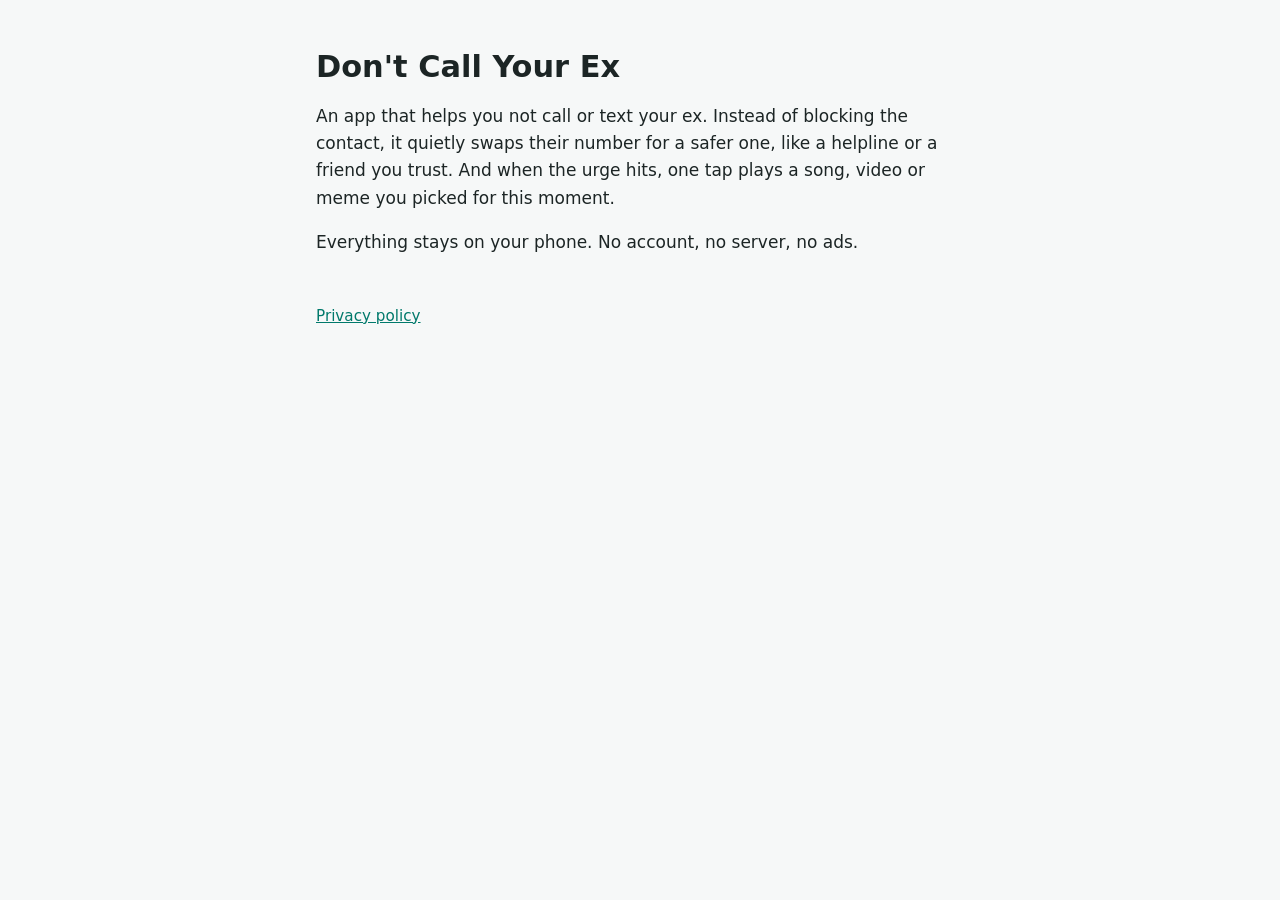
<file: index.html>
<!doctype html>
<html lang="en">
<head>
  <meta charset="utf-8">
  <meta name="viewport" content="width=device-width, initial-scale=1">
  <!-- Until release (Dont-Call-Your-Ex docs/plan.md, point 8): remove this line. -->
  <meta name="robots" content="noindex">
  <title>Don't Call Your Ex</title>
  <meta name="description" content="An app that redirects calls and texts to your ex somewhere safe.">
  <link rel="stylesheet" href="/style.css">
</head>
<body>
  <main>
    <h1>Don't Call Your Ex</h1>
    <p>An app that helps you not call or text your ex. Instead of blocking the
      contact, it quietly swaps their number for a safer one, like a helpline
      or a friend you trust. And when the urge hits, one tap plays a song,
      video or meme you picked for this moment.</p>
    <p>Everything stays on your phone. No account, no server, no ads.</p>
    <footer>
      <p class="muted"><a href="/privacy/">Privacy policy</a></p>
    </footer>
  </main>
</body>
</html>
</file>
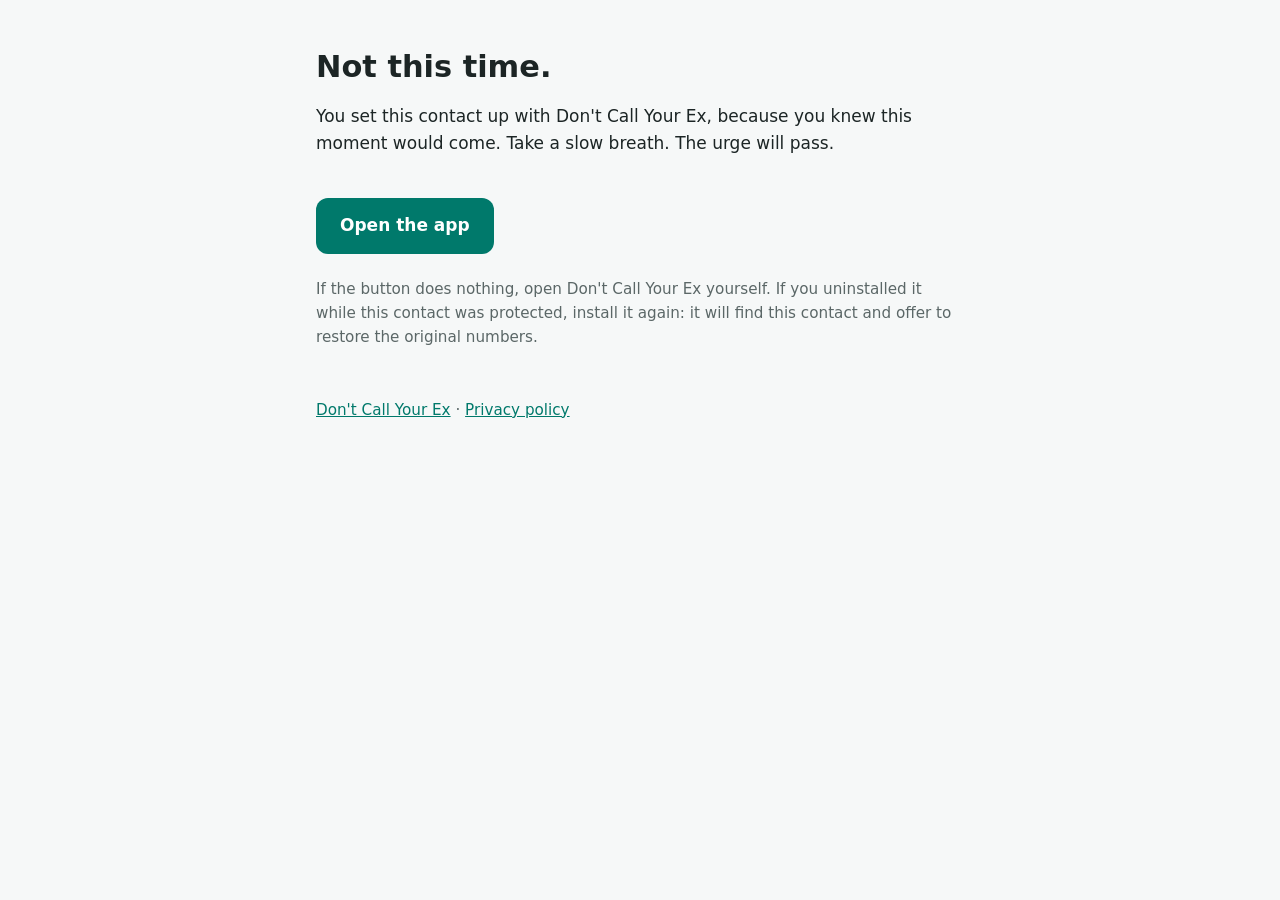
<file: open-this-instead/index.html>
<!doctype html>
<html lang="en">
<head>
  <meta charset="utf-8">
  <meta name="viewport" content="width=device-width, initial-scale=1">
  <title>Open this instead</title>
  <meta name="robots" content="noindex">
  <link rel="stylesheet" href="/style.css">
</head>
<body>
  <main>
    <h1>Not this time.</h1>
    <p>You set this contact up with Don't Call Your Ex, because you knew this
      moment would come. Take a slow breath. The urge will pass.</p>
    <a class="button" href="dontcallyourex://app/open-this-instead">Open the app</a>
    <p class="muted">If the button does nothing, open Don't Call Your Ex
      yourself. If you uninstalled it while this contact was protected,
      install it again: it will find this contact and offer to restore the
      original numbers.</p>
    <footer>
      <p class="muted"><a href="/">Don't Call Your Ex</a> · <a href="/privacy/">Privacy policy</a></p>
    </footer>
  </main>
</body>
</html>
</file>
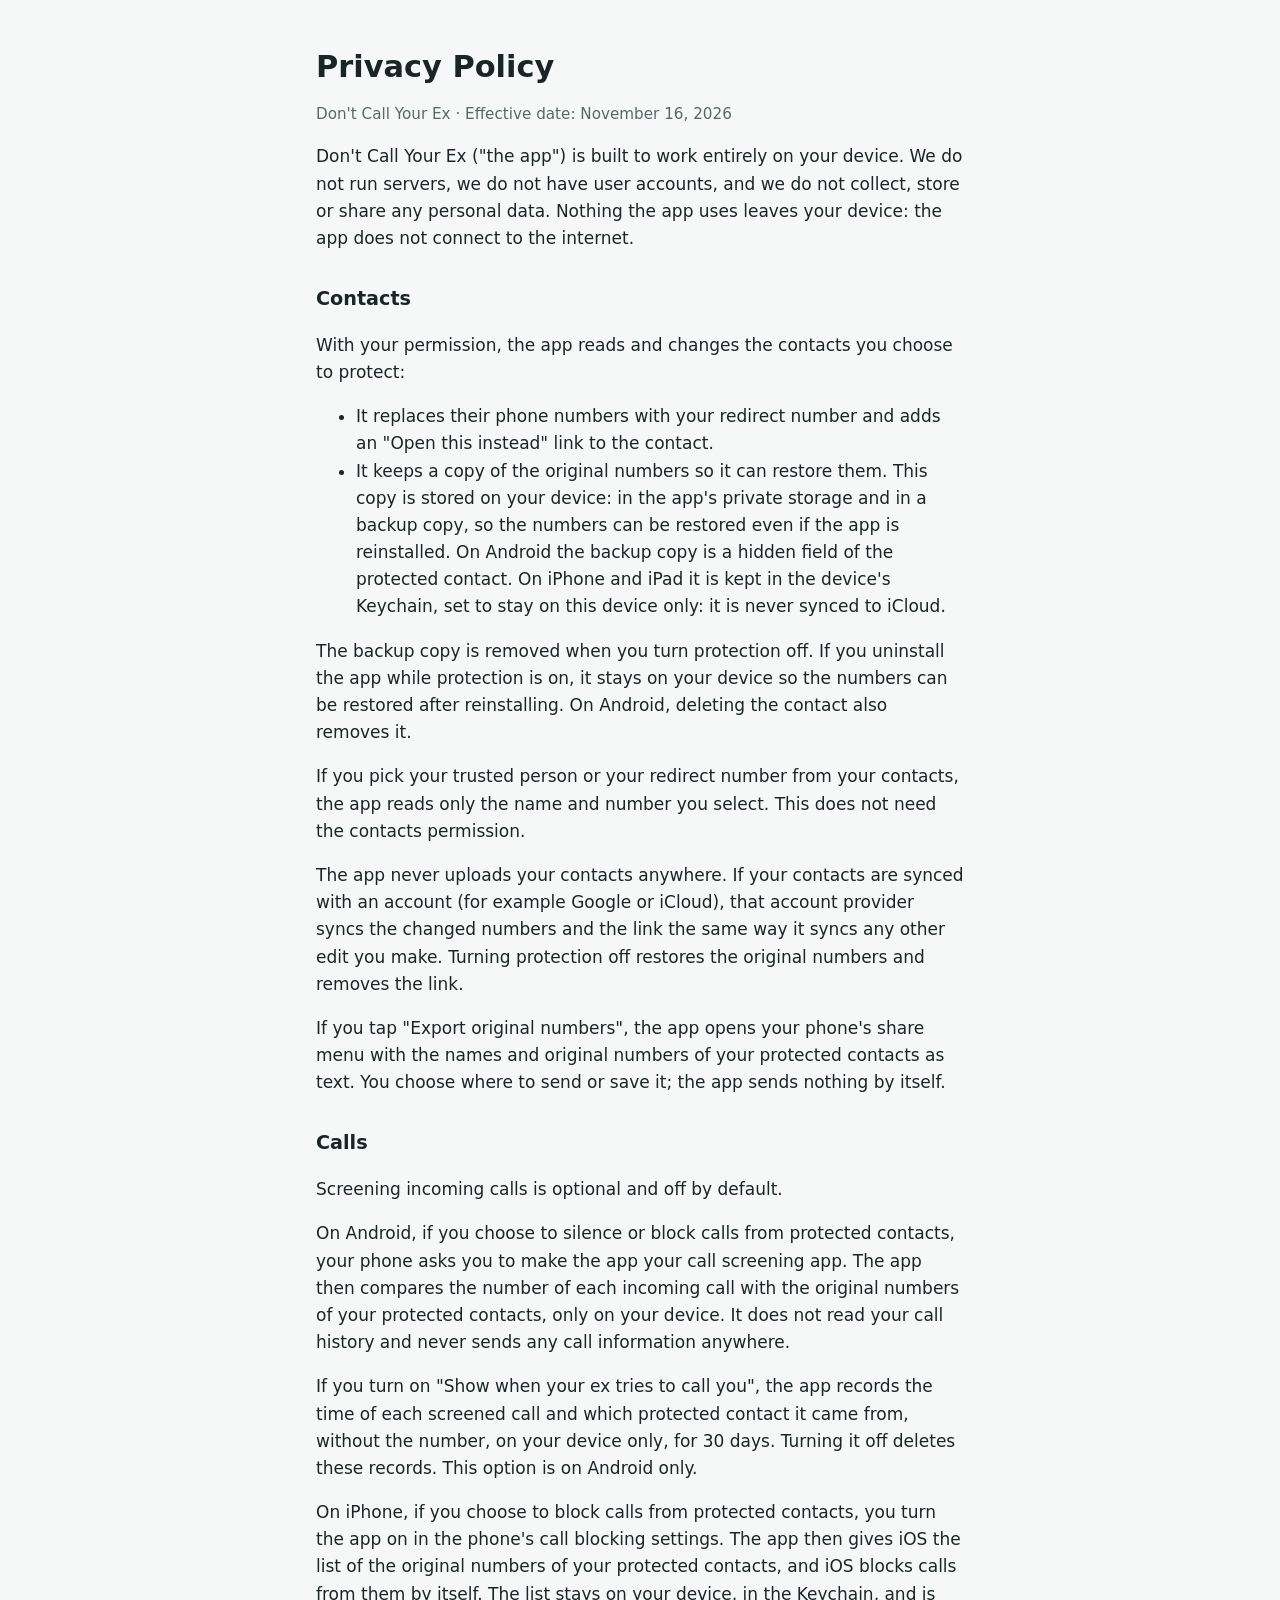
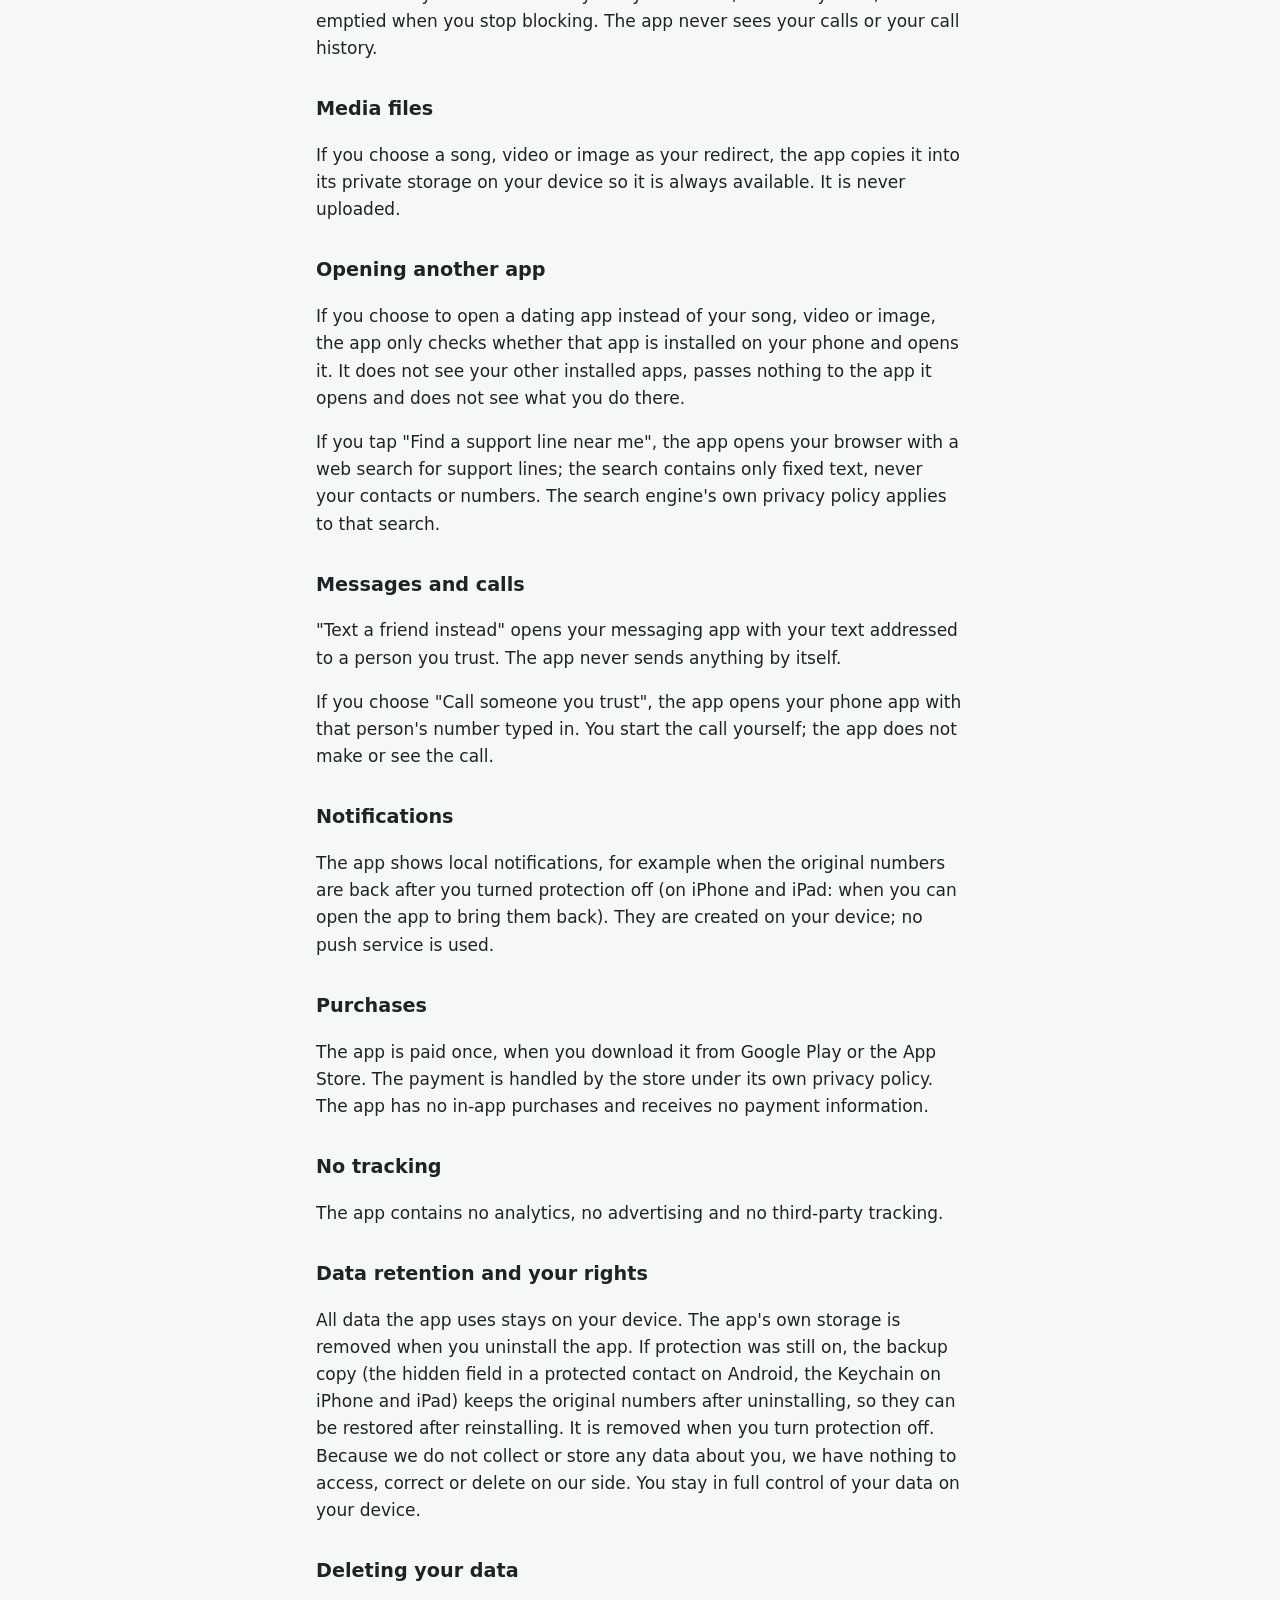
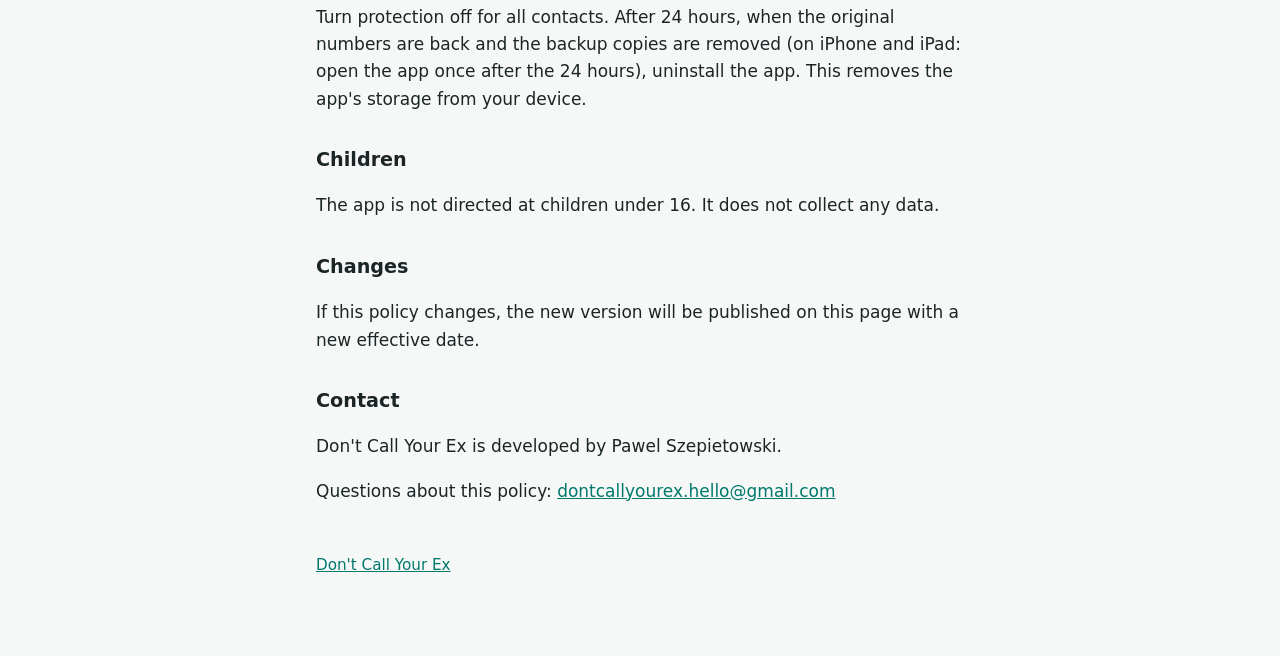
<file: privacy/index.html>
<!doctype html>
<html lang="en">
<head>
  <meta charset="utf-8">
  <meta name="viewport" content="width=device-width, initial-scale=1">
  <!-- Until release (Dont-Call-Your-Ex docs/plan.md, point 8): remove this line. -->
  <meta name="robots" content="noindex">
  <title>Privacy Policy · Don't Call Your Ex</title>
  <link rel="stylesheet" href="/style.css">
</head>
<body>
  <main>
    <h1>Privacy Policy</h1>
    <p class="muted">Don't Call Your Ex · Effective date: November 16, 2026</p>

    <p>Don't Call Your Ex ("the app") is built to work entirely on your
      device. We do not run servers, we do not have user accounts, and we do
      not collect, store or share any personal data. Nothing the app uses
      leaves your device: the app does not connect to the internet.</p>

    <h2>Contacts</h2>
    <p>With your permission, the app reads and changes the contacts you choose
      to protect:</p>
    <ul>
      <li>It replaces their phone numbers with your redirect number and
        adds an "Open this instead" link to the contact.</li>
      <li>It keeps a copy of the original numbers so it can restore them. This
        copy is stored on your device: in the app's private storage and in a
        backup copy, so the numbers can be restored even if the app is
        reinstalled. On Android the backup copy is a hidden field of the
        protected contact. On iPhone and iPad it is kept in the device's
        Keychain, set to stay on this device only: it is never synced to
        iCloud.</li>
    </ul>
    <p>The backup copy is removed when you turn protection off. If you
      uninstall the app while protection is on, it stays on your device so the
      numbers can be restored after reinstalling. On Android, deleting the
      contact also removes it.</p>
    <p>If you pick your trusted person or your redirect number from your
      contacts, the app reads only
      the name and number you select. This does not need the contacts
      permission.</p>
    <p>The app never uploads your contacts anywhere. If your contacts are
      synced with an account (for example Google or iCloud), that account
      provider syncs the changed numbers and the link the same way it syncs any
      other edit you make. Turning protection off restores the original numbers
      and removes the link.</p>
    <p>If you tap "Export original numbers", the app opens your phone's share
      menu with the names and original numbers of your protected contacts as
      text. You choose where to send or save it; the app sends nothing by
      itself.</p>

    <h2>Calls</h2>
    <p>Screening incoming calls is optional and off by default.</p>
    <p>On Android, if you choose
      to silence or block calls from protected contacts, your phone asks you
      to make the app your call screening app. The app then compares the
      number of each incoming call with the original numbers of your protected
      contacts, only on your device. It does not read your call history and
      never sends any call information anywhere.</p>
    <p>If you turn on "Show when your ex tries to call you", the app records
      the time of each screened call and which protected contact it came
      from, without the number, on your device only, for 30 days. Turning it off deletes these
      records. This option is on Android only.</p>
    <p>On iPhone, if you choose to block calls from protected contacts, you
      turn the app on in the phone's call blocking settings. The app then
      gives iOS the list of the original numbers of your protected contacts,
      and iOS blocks calls from them by itself. The list stays on your
      device, in the Keychain, and is emptied when you stop blocking. The app
      never sees your calls or your call history.</p>

    <h2>Media files</h2>
    <p>If you choose a song, video or image as your redirect, the app copies it
      into its private storage on your device so it is always available. It is
      never uploaded.</p>

    <h2>Opening another app</h2>
    <p>If you choose to open a dating app instead of your song, video or image,
      the app only checks whether that app is installed on your phone and
      opens it. It does not see your other installed apps, passes nothing to
      the app it opens and does not see what you do there.</p>
    <p>If you tap "Find a support line near me", the app opens your browser
      with a web search for support lines; the search contains only fixed
      text, never your contacts or numbers. The search engine's own privacy
      policy applies to that search.</p>

    <h2>Messages and calls</h2>
    <p>"Text a friend instead" opens your messaging app with your text addressed to
      a person you trust. The app never sends anything by itself.</p>
    <p>If you choose "Call someone you trust", the app opens your phone app
      with that person's number typed in. You start the call yourself; the app
      does not make or see the call.</p>

    <h2>Notifications</h2>
    <p>The app shows local notifications, for example when the original
      numbers are back after you turned protection off (on iPhone and iPad:
      when you can open the app to bring them back). They are created on
      your device; no push service is used.</p>

    <h2>Purchases</h2>
    <p>The app is paid once, when you download it from Google Play or the
      App Store. The payment is handled by the store under its own privacy
      policy. The app has no in-app purchases and receives no payment
      information.</p>

    <h2>No tracking</h2>
    <p>The app contains no analytics, no advertising and no third-party
      tracking.</p>

    <h2>Data retention and your rights</h2>
    <p>All data the app uses stays on your device. The app's own storage is
      removed when you uninstall the app. If protection was still on, the
      backup copy (the hidden field in a protected contact on Android, the
      Keychain on iPhone and iPad) keeps the original numbers after
      uninstalling, so they can be restored after reinstalling. It is removed
      when you turn protection off. Because we do not collect or store any data about you, we have
      nothing to access, correct or delete on our side. You stay in full
      control of your data on your device.</p>

    <h2>Deleting your data</h2>
    <p>Turn protection off for all contacts. After 24 hours, when the
      original numbers are back and the backup copies are removed
      (on iPhone and iPad: open the app once after the 24 hours), uninstall the app. This removes the app's storage from your
      device.</p>

    <h2>Children</h2>
    <p>The app is not directed at children under 16. It does not collect any
      data.</p>

    <h2>Changes</h2>
    <p>If this policy changes, the new version will be published on this page
      with a new effective date.</p>

    <h2>Contact</h2>
    <p>Don't Call Your Ex is developed by Pawel Szepietowski.</p>
    <p>Questions about this policy: <a href="mailto:dontcallyourex.hello@gmail.com">dontcallyourex.hello@gmail.com</a></p>

    <footer>
      <p class="muted"><a href="/">Don't Call Your Ex</a></p>
    </footer>
  </main>
</body>
</html>
</file>
<file: style.css>
:root {
  --bg: #f6f8f8;
  --text: #1c2525;
  --muted: #5b6767;
  --accent: #00796b;
  --accent-text: #ffffff;
  color-scheme: light dark;
}

@media (prefers-color-scheme: dark) {
  :root {
    --bg: #121717;
    --text: #e4ecec;
    --muted: #9aa8a8;
    --accent: #4db6ac;
    --accent-text: #0b1212;
  }
}

* { box-sizing: border-box; }

body {
  margin: 0;
  background: var(--bg);
  color: var(--text);
  font: 17px/1.6 system-ui, -apple-system, "Segoe UI", Roboto, sans-serif;
}

main {
  max-width: 680px;
  margin: 0 auto;
  padding: 48px 16px 64px;
}

h1 { font-size: 1.9rem; line-height: 1.25; margin: 0 0 16px; }
h2 { font-size: 1.2rem; margin: 32px 0 8px; }
p, li { color: var(--text); }
.muted { color: var(--muted); font-size: 0.95rem; }
a { color: var(--accent); }

.button {
  display: inline-block;
  margin: 24px 0 8px;
  padding: 14px 24px;
  border-radius: 12px;
  background: var(--accent);
  color: var(--accent-text);
  font-weight: 600;
  text-decoration: none;
}

footer { margin-top: 48px; }
</file>
